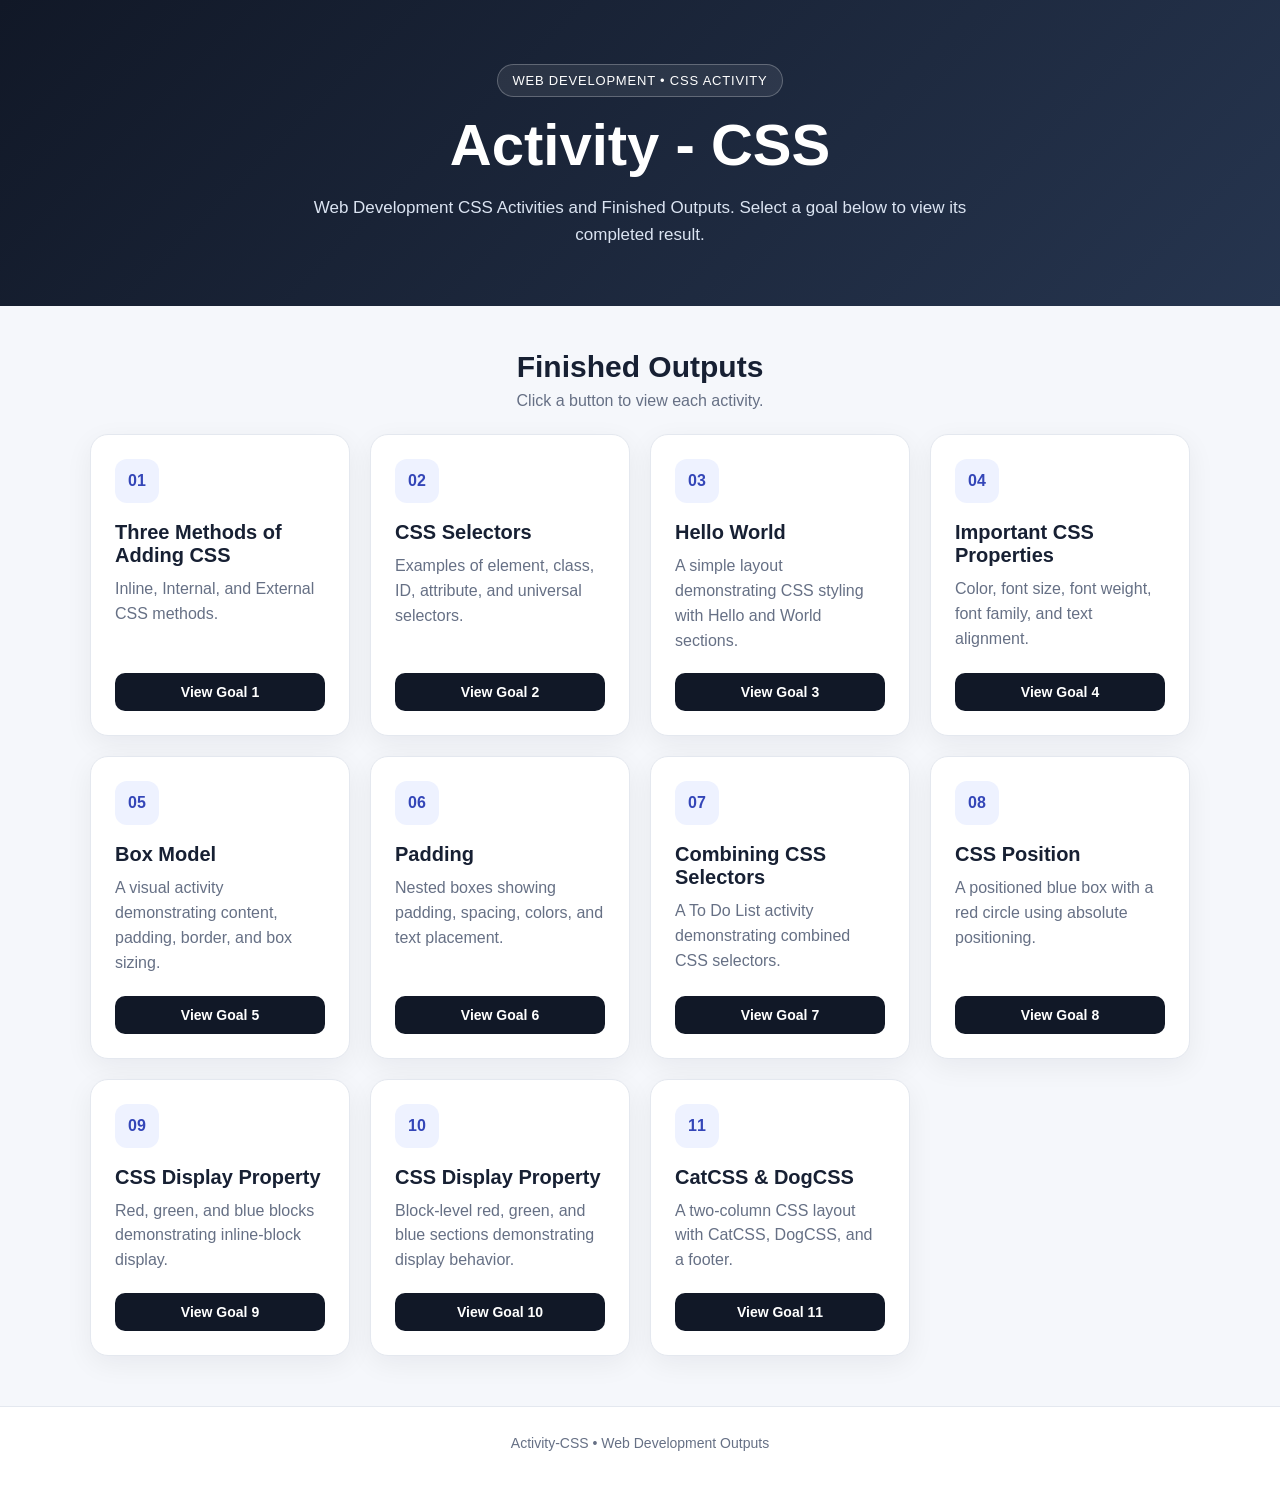
<file: index.html>
<!DOCTYPE html>
<html lang="en">
<head>
    <meta charset="UTF-8">
    <meta name="viewport" content="width=device-width, initial-scale=1.0">
    <title>Activity - CSS | Web Development Outputs</title>
    <style>
        * { box-sizing: border-box; }

        html { scroll-behavior: smooth; }

        body {
            margin: 0;
            font-family: Arial, Helvetica, sans-serif;
            background: #f5f7fb;
            color: #172033;
        }

        .hero {
            background: linear-gradient(135deg, #111827, #26354f);
            color: white;
            padding: 64px 24px 58px;
            text-align: center;
        }

        .hero .badge {
            display: inline-block;
            padding: 8px 14px;
            border: 1px solid rgba(255,255,255,.25);
            border-radius: 999px;
            font-size: 13px;
            letter-spacing: .8px;
            text-transform: uppercase;
            margin-bottom: 18px;
            background: rgba(255,255,255,.08);
        }

        .hero h1 {
            margin: 0;
            font-size: clamp(34px, 6vw, 58px);
            line-height: 1.05;
        }

        .hero p {
            max-width: 700px;
            margin: 18px auto 0;
            color: #dbe4f2;
            font-size: 17px;
            line-height: 1.6;
        }

        .container {
            width: min(1100px, calc(100% - 32px));
            margin: 0 auto;
        }

        .section-title {
            text-align: center;
            margin: 44px 0 24px;
        }

        .section-title h2 {
            margin: 0 0 8px;
            font-size: 30px;
        }

        .section-title p {
            margin: 0;
            color: #667085;
        }

        .grid {
            display: grid;
            grid-template-columns: repeat(auto-fit, minmax(250px, 1fr));
            gap: 20px;
            padding-bottom: 50px;
        }

        .card {
            background: white;
            border: 1px solid #e4e8ef;
            border-radius: 18px;
            padding: 24px;
            box-shadow: 0 8px 28px rgba(16,24,40,.06);
            transition: transform .2s ease, box-shadow .2s ease;
            display: flex;
            flex-direction: column;
            min-height: 235px;
        }

        .card:hover {
            transform: translateY(-4px);
            box-shadow: 0 14px 34px rgba(16,24,40,.11);
        }

        .number {
            width: 44px;
            height: 44px;
            border-radius: 12px;
            display: grid;
            place-items: center;
            background: #eef2ff;
            color: #3446b8;
            font-weight: 700;
            margin-bottom: 18px;
        }

        .card h3 {
            margin: 0 0 10px;
            font-size: 20px;
        }

        .card p {
            margin: 0 0 20px;
            color: #667085;
            line-height: 1.55;
            flex: 1;
        }

        .btn {
            display: inline-block;
            text-align: center;
            text-decoration: none;
            background: #111827;
            color: white;
            padding: 11px 16px;
            border-radius: 10px;
            font-weight: 700;
            font-size: 14px;
        }

        .btn:hover { background: #26354f; }

        .footer {
            text-align: center;
            color: #667085;
            padding: 28px 16px 42px;
            border-top: 1px solid #e4e8ef;
            background: white;
            font-size: 14px;
        }

        @media (max-width: 600px) {
            .hero { padding-top: 48px; }
            .container { width: min(100% - 22px, 1100px); }
            .grid { grid-template-columns: 1fr; }
        }
    </style>
</head>

<body>
    <header class="hero">
        <div class="badge">Web Development • CSS Activity</div>
        <h1>Activity - CSS</h1>
        <p>
            Web Development CSS Activities and Finished Outputs.
            Select a goal below to view its completed result.
        </p>
    </header>

    <main class="container">
        <div class="section-title">
            <h2>Finished Outputs</h2>
            <p>Click a button to view each activity.</p>
        </div>

        <section class="grid">
            <article class="card">
                <div class="number">01</div>
                <h3>Three Methods of Adding CSS</h3>
                <p>Inline, Internal, and External CSS methods.</p>
                <a class="btn" href="Goal%201.html">View Goal 1</a>
            </article>

            <article class="card">
                <div class="number">02</div>
                <h3>CSS Selectors</h3>
                <p>Examples of element, class, ID, attribute, and universal selectors.</p>
                <a class="btn" href="Goal%202.html">View Goal 2</a>
            </article>

            <article class="card">
                <div class="number">03</div>
                <h3>Hello World</h3>
                <p>A simple layout demonstrating CSS styling with Hello and World sections.</p>
                <a class="btn" href="Goal%203.html">View Goal 3</a>
            </article>

            <article class="card">
                <div class="number">04</div>
                <h3>Important CSS Properties</h3>
                <p>Color, font size, font weight, font family, and text alignment.</p>
                <a class="btn" href="Goal%204.html">View Goal 4</a>
            </article>

            <article class="card">
                <div class="number">05</div>
                <h3>Box Model</h3>
                <p>A visual activity demonstrating content, padding, border, and box sizing.</p>
                <a class="btn" href="Goal%205.html">View Goal 5</a>
            </article>

            <article class="card">
                <div class="number">06</div>
                <h3>Padding</h3>
                <p>Nested boxes showing padding, spacing, colors, and text placement.</p>
                <a class="btn" href="Goal%206.html">View Goal 6</a>
            </article>

            <article class="card">
                <div class="number">07</div>
                <h3>Combining CSS Selectors</h3>
                <p>A To Do List activity demonstrating combined CSS selectors.</p>
                <a class="btn" href="Goal%207.html">View Goal 7</a>
            </article>

            <article class="card">
                <div class="number">08</div>
                <h3>CSS Position</h3>
                <p>A positioned blue box with a red circle using absolute positioning.</p>
                <a class="btn" href="Goal%208.html">View Goal 8</a>
            </article>

            <article class="card">
                <div class="number">09</div>
                <h3>CSS Display Property</h3>
                <p>Red, green, and blue blocks demonstrating inline-block display.</p>
                <a class="btn" href="Goal%209.html">View Goal 9</a>
            </article>

            <article class="card">
                <div class="number">10</div>
                <h3>CSS Display Property</h3>
                <p>Block-level red, green, and blue sections demonstrating display behavior.</p>
                <a class="btn" href="Goal%2010.html">View Goal 10</a>
            </article>

            <article class="card">
                <div class="number">11</div>
                <h3>CatCSS &amp; DogCSS</h3>
                <p>A two-column CSS layout with CatCSS, DogCSS, and a footer.</p>
                <a class="btn" href="Goal%2011.html">View Goal 11</a>
            </article>
        </section>
    </main>

    <footer class="footer">
        Activity-CSS • Web Development Outputs
    </footer>
</body>
</html>
</file>
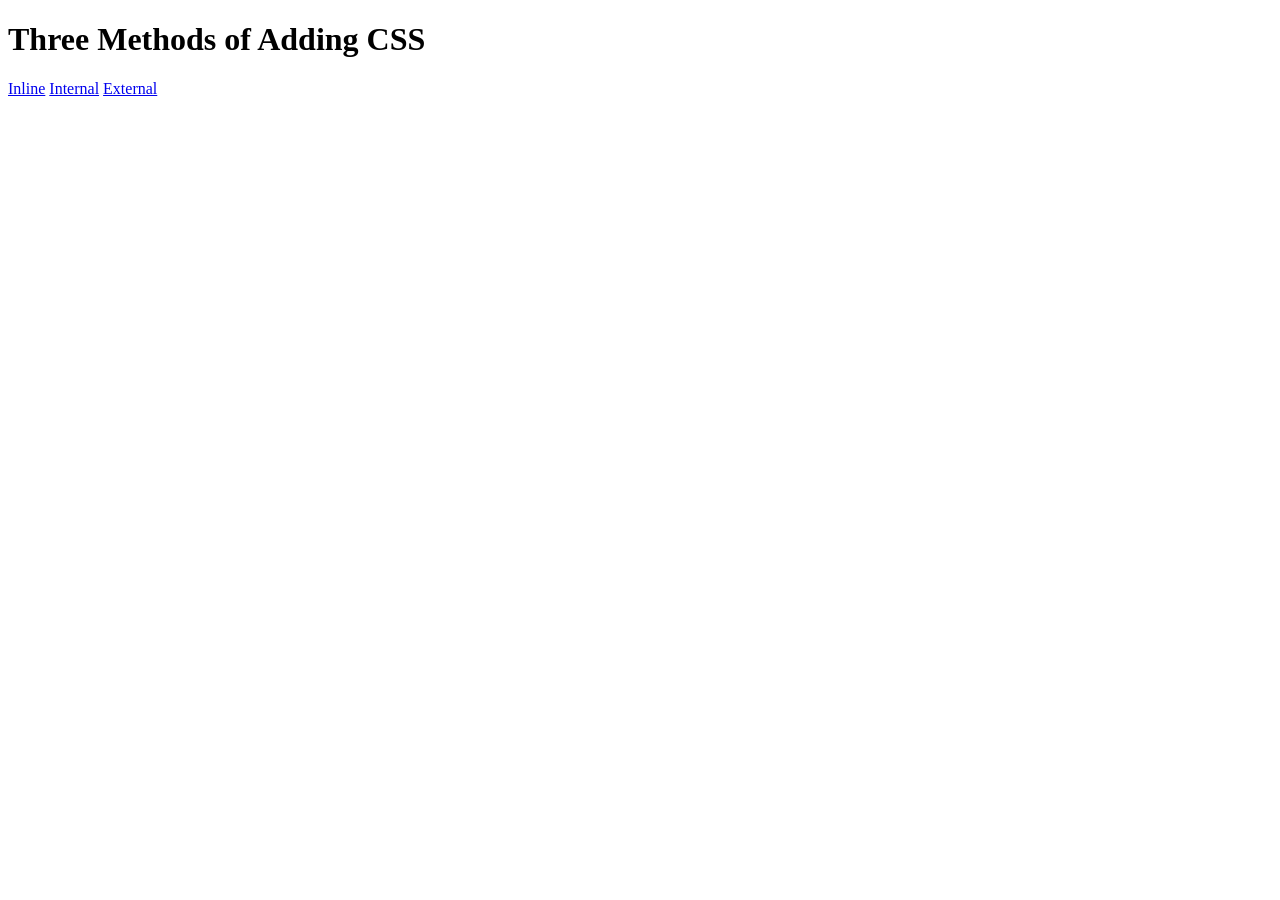
<file: Goal 1.html>
<!DOCTYPE html>
<html lang="en">
<head>
    <meta charset="UTF-8">
    <meta name="viewport" content="width=device-width, initial-scale=1.0">
    <title>Document</title>
</head>
<body>
    <h1>Three Methods of Adding CSS</h1>
    <a href="inline.html">Inline</a>
    <a href="Internal.html">Internal</a>
    <a href="External.html">External</a>
</body>
</html>
</file>
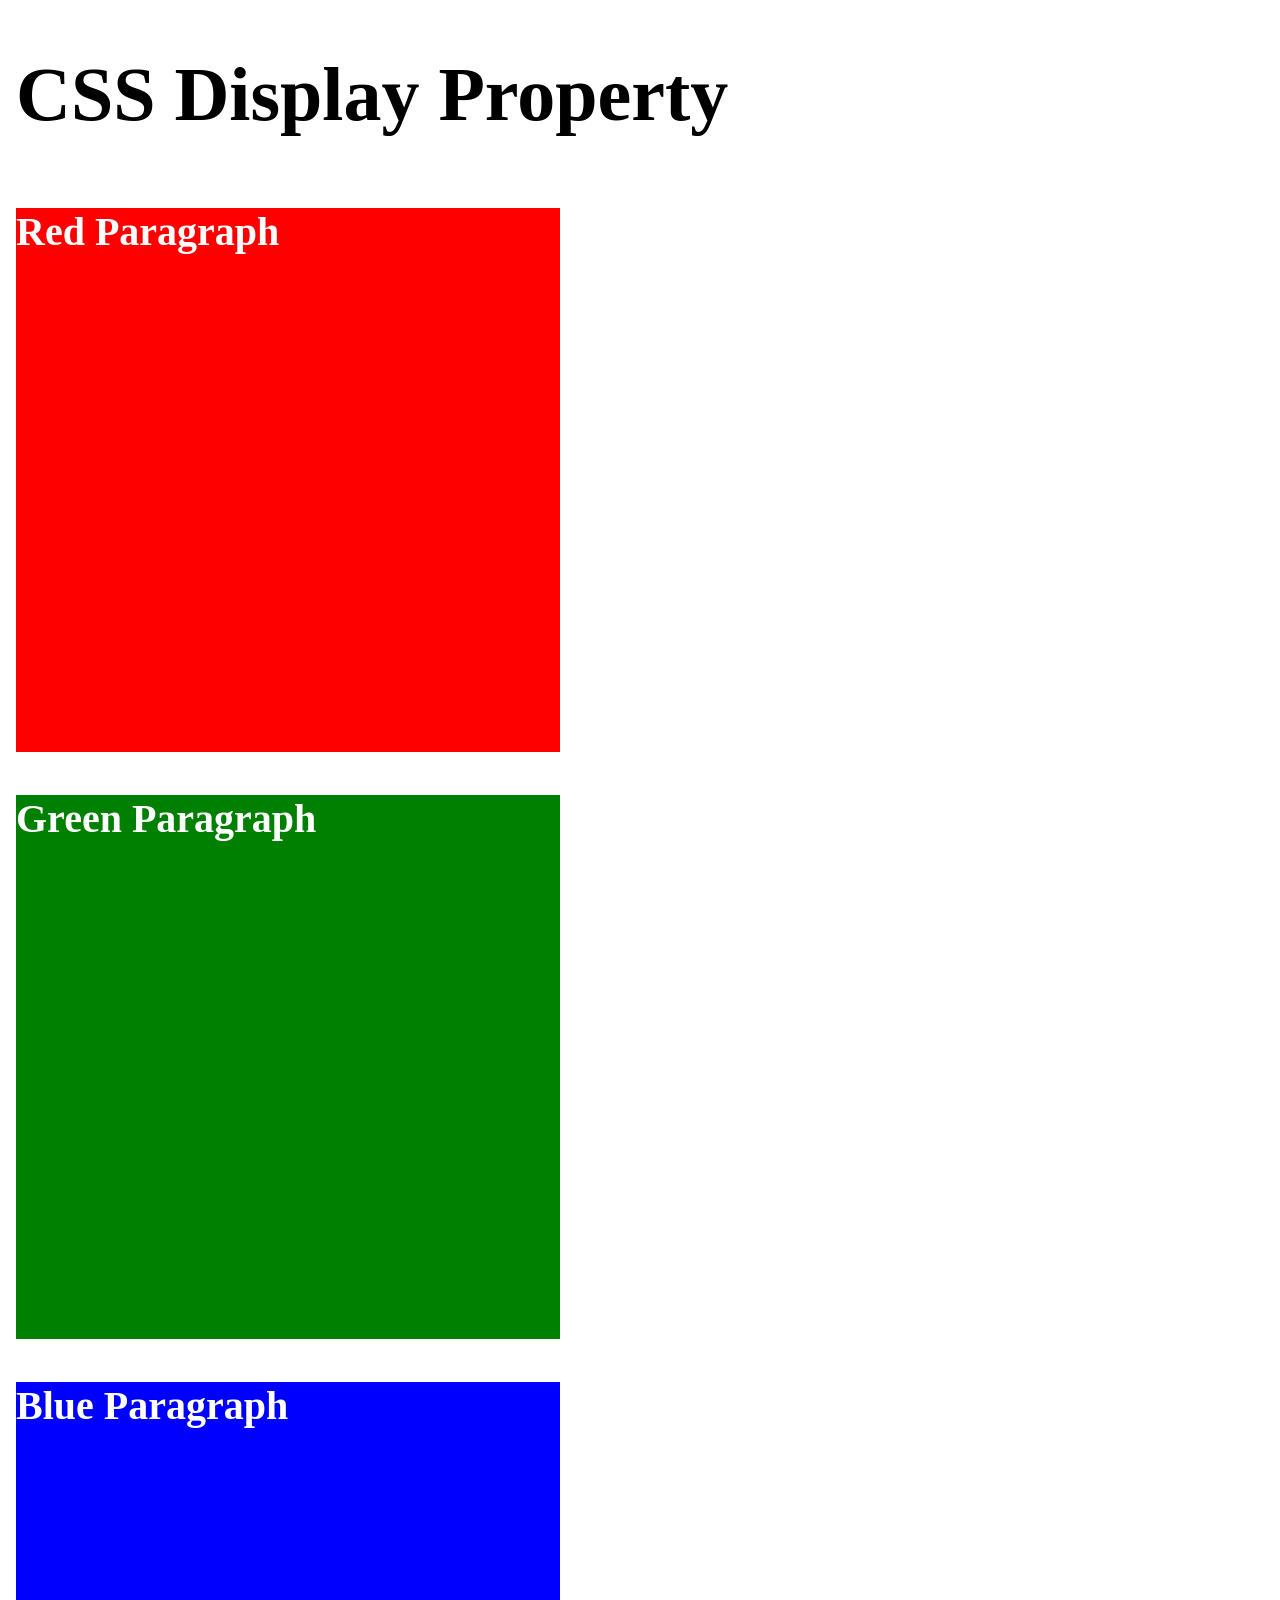
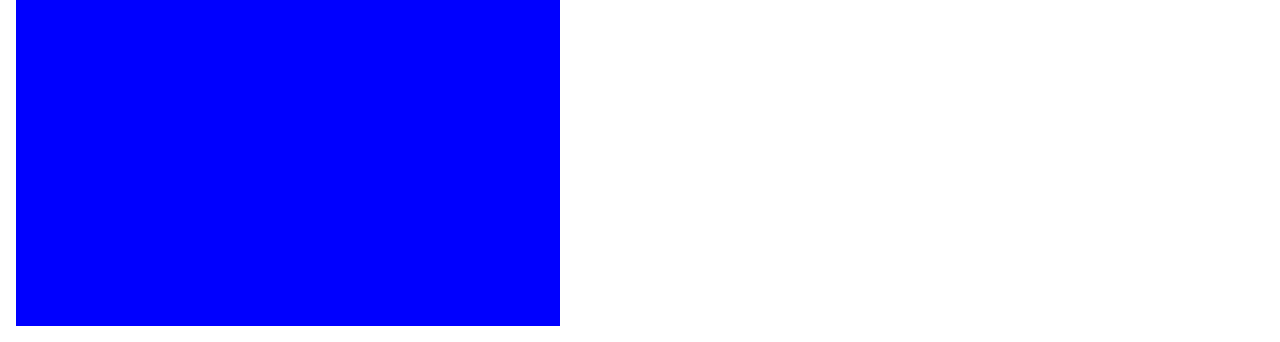
<file: Goal 10.html>
<!DOCTYPE html>
<html lang="en">

<head>
    <meta charset="UTF-8">
    <meta name="viewport" content="width=device-width, initial-scale=1.0">
    <title>CSS Display Property</title>
</head>

<body style="
    margin: 0;
    padding: 16px;
    background-color: white;
">

    <h1 style="
        margin: 35px 0 70px 0;
        font-family: Georgia, 'Times New Roman', serif;
        font-size: 76px;
        font-weight: bold;
        color: black;
    ">
        CSS Display Property
    </h1>


    <!-- RED BOX -->
    <div style="
        display: block;
        width: 544px;
        height: 544px;
        background-color: red;
        margin-bottom: 43px;
    ">
        <p style="
            margin: 0;
            color: white;
            font-family: Georgia, 'Times New Roman', serif;
            font-size: 40px;
            font-weight: bold;
        ">
            Red Paragraph
        </p>
    </div>


    <!-- GREEN BOX -->
    <div style="
        display: block;
        width: 544px;
        height: 544px;
        background-color: green;
        margin-bottom: 43px;
    ">
        <p style="
            margin: 0;
            color: white;
            font-family: Georgia, 'Times New Roman', serif;
            font-size: 40px;
            font-weight: bold;
        ">
            Green Paragraph
        </p>
    </div>


    <!-- BLUE BOX -->
    <div style="
        display: block;
        width: 544px;
        height: 544px;
        background-color: blue;
    ">
        <p style="
            margin: 0;
            color: white;
            font-family: Georgia, 'Times New Roman', serif;
            font-size: 40px;
            font-weight: bold;
        ">
            Blue Paragraph
        </p>
    </div>

</body>

</html>
</file>
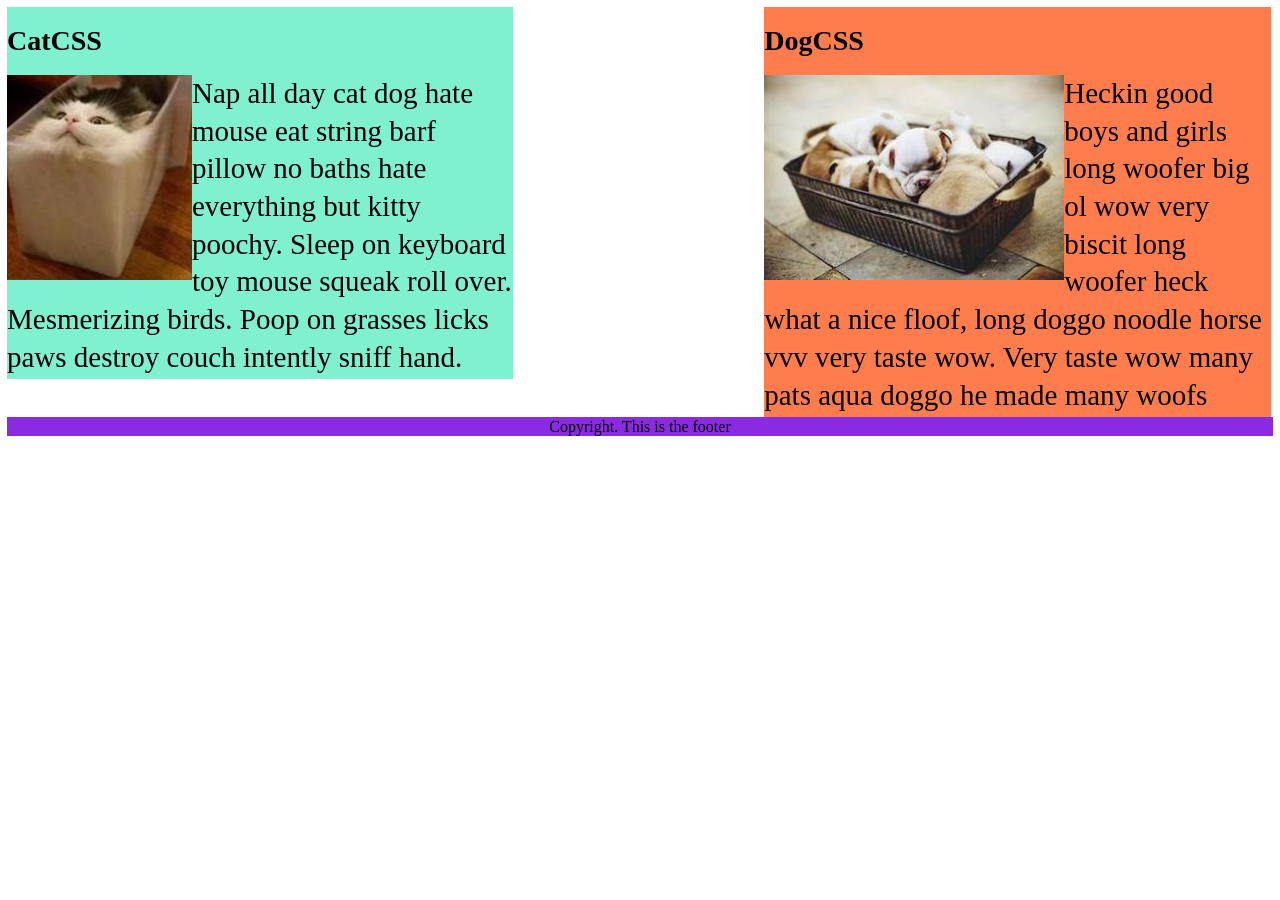
<file: Goal 11.html>
<!DOCTYPE html>
<html lang="en">

<head>
  <meta charset="UTF-8">
  <meta name="viewport" content="width=device-width, initial-scale=1.0">
  <title>CatCSS DogCSS</title>
</head>

<body style="margin: 0; padding: 7px; background-color: white;">

  <!-- CAT -->
  <div style="
    display: inline-block;
    vertical-align: top;
    width: 40%;
    height: 372px;
    background-color: #7ff0d0;
    margin-right: 19.5%;
    overflow: hidden;
  ">

    <h2 style="
      margin: 18px 0 18px 0;
      font-family: Georgia, 'Times New Roman', serif;
      font-size: 28px;
      font-weight: bold;
    ">CatCSS</h2>

    <img src="cat.jpeg" style="
      width: 185px;
      height: 205px;
      object-fit: cover;
      float: left;
      margin: 0;
    ">

    <p style="
      margin: 10px 0 0 0;
      font-family: Georgia, 'Times New Roman', serif;
      font-size: 29px;
      line-height: 1.3;
    ">
      Nap all day cat dog hate mouse eat string barf pillow no baths hate
      everything but kitty poochy. Sleep on keyboard toy mouse squeak roll over.
      Mesmerizing birds. Poop on grasses licks paws destroy couch intently sniff
      hand. The dog smells bad gnaw.
    </p>

  </div>


  <!-- DOG -->
  <div style="
    display: inline-block;
    vertical-align: top;
    width: 40%;
    height: 410px;
    background-color: #ff7d4d;
    overflow: hidden;
  ">

    <h2 style="
      margin: 18px 0 18px 0;
      font-family: Georgia, 'Times New Roman', serif;
      font-size: 28px;
      font-weight: bold;
    ">DogCSS</h2>

    <img src="dog.jpeg" style="
      width: 300px;
      height: 205px;
      object-fit: cover;
      float: left;
      margin: 0;
    ">

    <p style="
      margin: 10px 0 0 0;
      font-family: Georgia, 'Times New Roman', serif;
      font-size: 29px;
      line-height: 1.3;
    ">
      Heckin good boys and girls long woofer big ol wow very biscit long woofer
      heck what a nice floof, long doggo noodle horse vvv very taste wow. Very
      taste wow many pats aqua doggo he made many woofs pupperino, puggo doing
      me a frighten.
    </p>

  </div>


  <!-- FOOTER -->
  <footer style="
    display: block;
    width: 100%;
    height: 19px;
    background-color: #8a2be2;
    margin-top: 0;
    text-align: center;
    font-family: 'Times New Roman', serif;
    font-size: 16px;
    line-height: 19px;
  ">
    Copyright. This is the footer
  </footer>

</body>

</html>
</file>
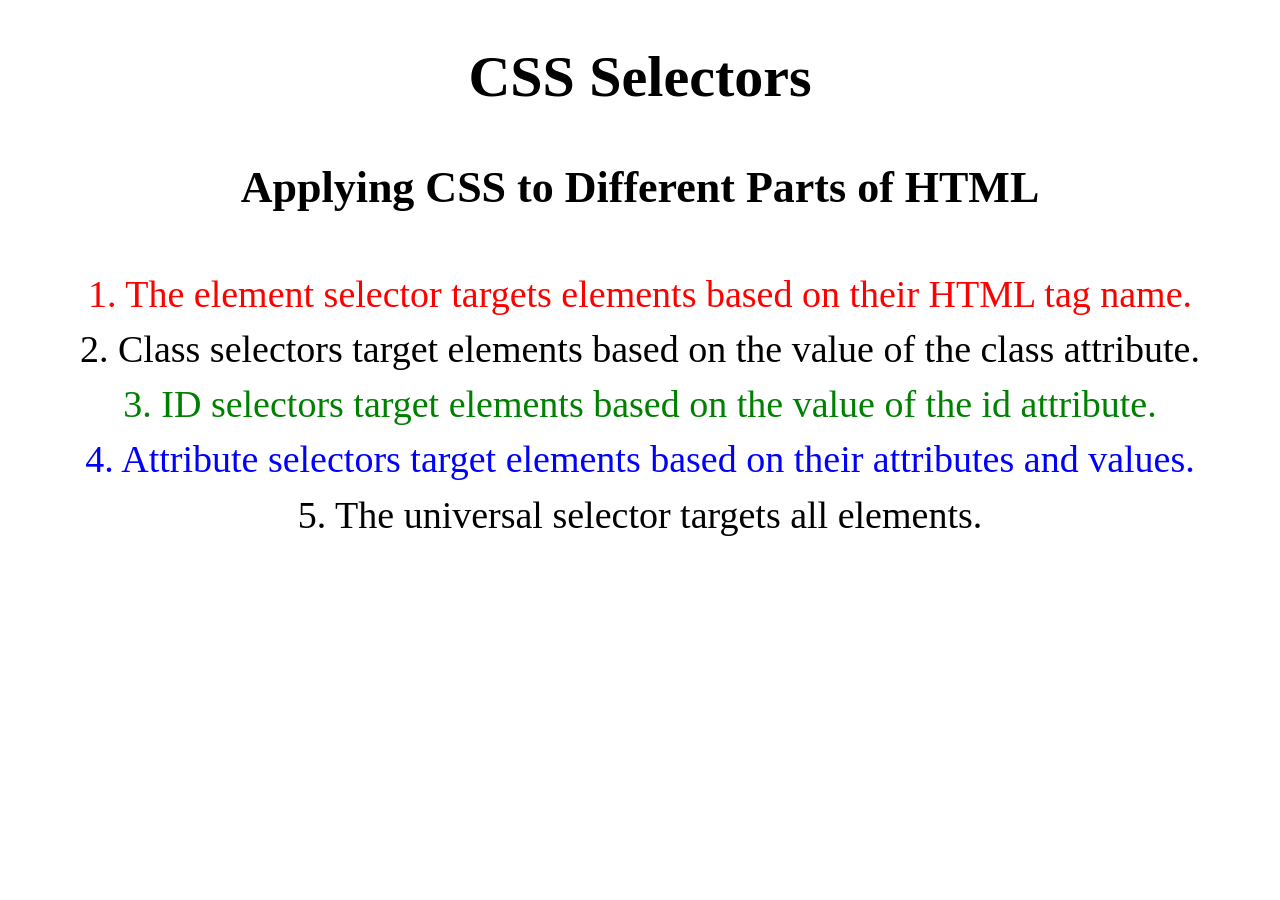
<file: Goal 2.html>
<!DOCTYPE html>
<html lang="en">
<head>
    <meta charset="UTF-8">
    <meta name="viewport" content="width=device-width, initial-scale=1.0">
    <title>CSS Selectors</title>
</head>

<body style="margin: 0; padding: 45px 20px; background-color: white; font-family: Georgia, 'Times New Roman', serif; text-align: center;">

    <h1 style="margin: 0 0 55px 0; font-size: 58px; font-weight: bold; line-height: 1.1;">
        CSS Selectors
    </h1>

    <h2 style="margin: 0 0 55px 0; font-size: 44px; font-weight: bold; line-height: 1.1;">
        Applying CSS to Different Parts of HTML
    </h2>

    <p style="margin: 0; font-size: 38px; font-weight: normal; line-height: 1.45; color: red;">
        1. The element selector targets elements based on their HTML tag name.
    </p>

    <p style="margin: 0; font-size: 38px; font-weight: normal; line-height: 1.45; color: black;">
        2. Class selectors target elements based on the value of the class attribute.
    </p>

    <p style="margin: 0; font-size: 38px; font-weight: normal; line-height: 1.45; color: green;">
        3. ID selectors target elements based on the value of the id attribute.
    </p>

    <p style="margin: 0; font-size: 38px; font-weight: normal; line-height: 1.45; color: blue;">
        4. Attribute selectors target elements based on their attributes and values.
    </p>

    <p style="margin: 0; font-size: 38px; font-weight: normal; line-height: 1.45; color: black;">
        5. The universal selector targets all elements.
    </p>

</body>
</html>
</file>
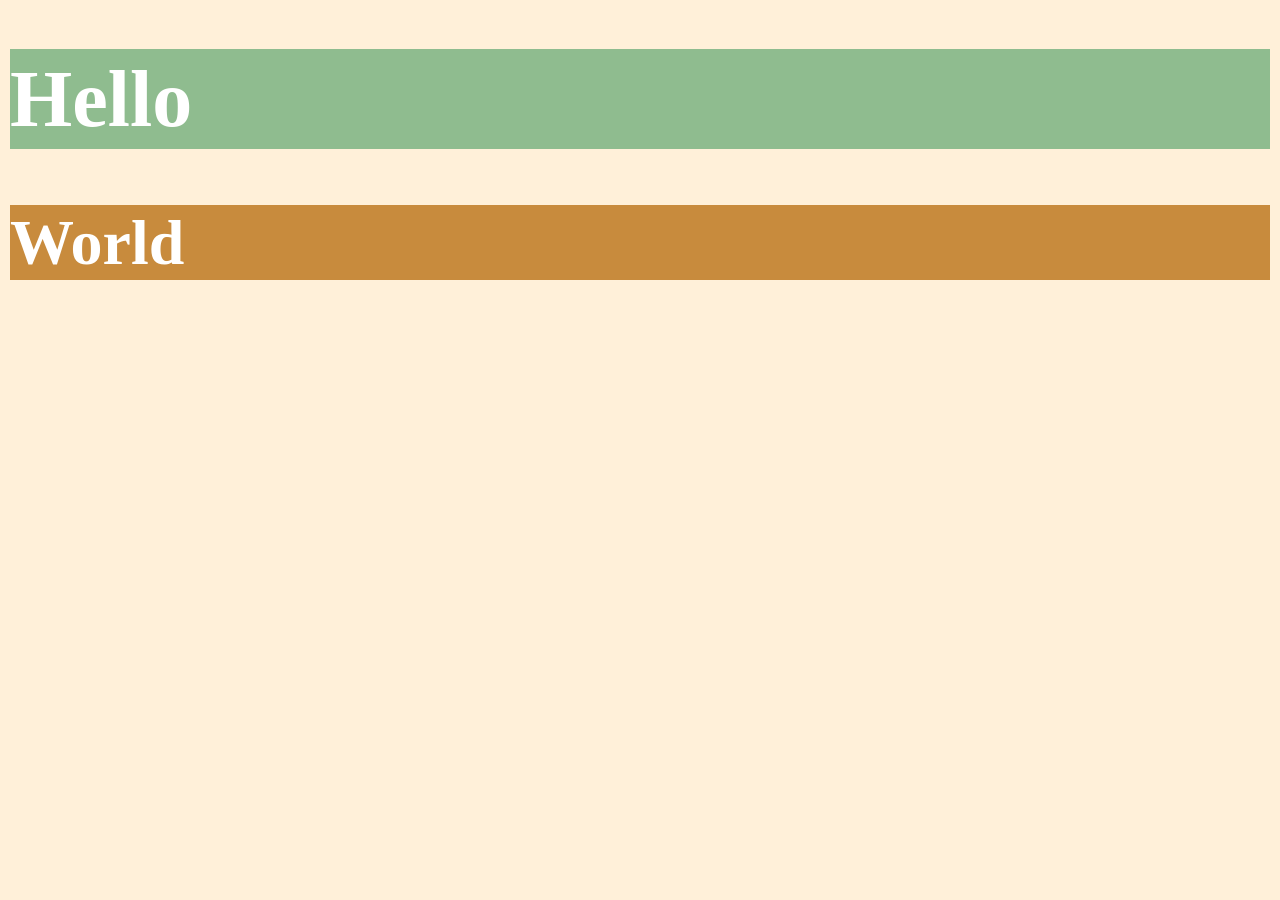
<file: Goal 3.html>
<!DOCTYPE html>
<html lang="en">
<head>
    <meta charset="UTF-8">
    <meta name="viewport" content="width=device-width, initial-scale=1.0">
    <title>Hello World</title>
</head>

<body style="margin: 0; padding: 49px 10px; background-color: #fff0d9;">

    <div style="
        background-color: #8fbc8f;
        height: 100px;
        margin-bottom: 56px;
        display: flex;
        align-items: center;
    ">
        <h1 style="
            margin: 0;
            color: white;
            font-family: Georgia, 'Times New Roman', serif;
            font-size: 80px;
            font-weight: bold;
            line-height: 1;
        ">
            Hello
        </h1>
    </div>

    <div style="
        background-color: #c88b3d;
        height: 75px;
        display: flex;
        align-items: center;
    ">
        <h1 style="
            margin: 0;
            color: white;
            font-family: Georgia, 'Times New Roman', serif;
            font-size: 64px;
            font-weight: bold;
            line-height: 1;
        ">
            World
        </h1>
    </div>

</body>
</html>
</file>
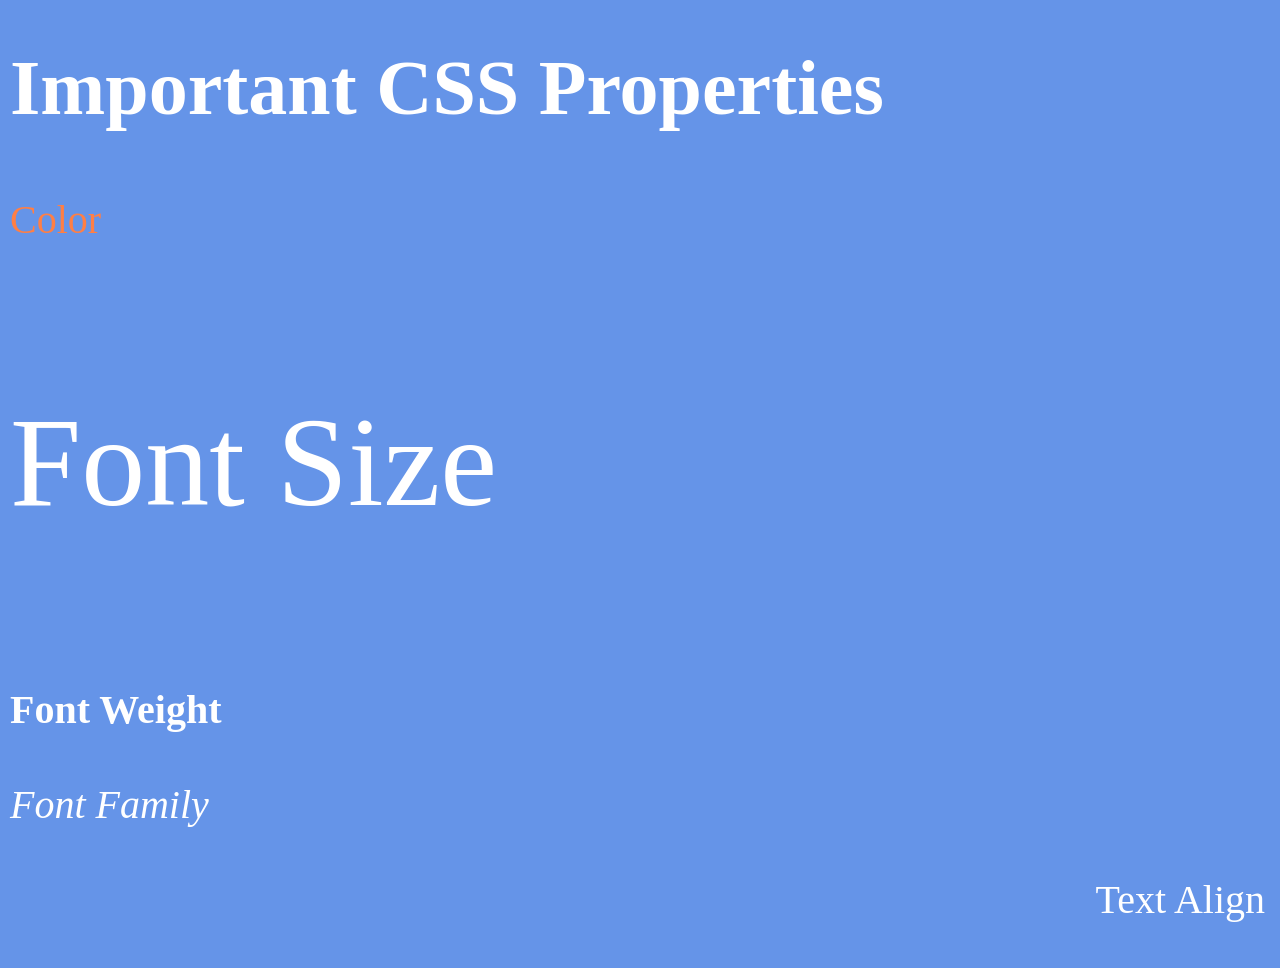
<file: Goal 4.html>
<!DOCTYPE html>
<html lang="en">
<head>
    <meta charset="UTF-8">
    <meta name="viewport" content="width=device-width, initial-scale=1.0">
    <title>Important CSS Properties</title>
</head>

<body style="
    margin: 0;
    padding: 45px 10px;
    background-color: #6594e8;
    color: white;
    font-family: Georgia, 'Times New Roman', serif;
">

    <h1 style="
        margin: 0;
        font-size: 78px;
        font-weight: bold;
        line-height: 1.1;
    ">
        Important CSS Properties
    </h1>

    <p style="
        margin: 65px 0 0 0;
        font-size: 40px;
        color: #ff7f45;
    ">
        Color
    </p>

    <p style="
        margin: 155px 0 0 0;
        font-size: 128px;
        font-weight: normal;
        line-height: 1;
    ">
        Font Size
    </p>

    <p style="
        margin: 160px 0 0 0;
        font-size: 40px;
        font-weight: bold;
    ">
        Font Weight
    </p>

    <p style="
        margin: 48px 0 0 0;
        font-size: 40px;
        font-family: 'Brush Script MT', 'Segoe Script', cursive;
        font-style: italic;
    ">
        Font Family
    </p>

    <p style="
        margin: 48px 0 0 0;
        font-size: 40px;
        text-align: right;
        padding-right: 5px;
    ">
        Text Align
    </p>

</body>
</html>
</file>
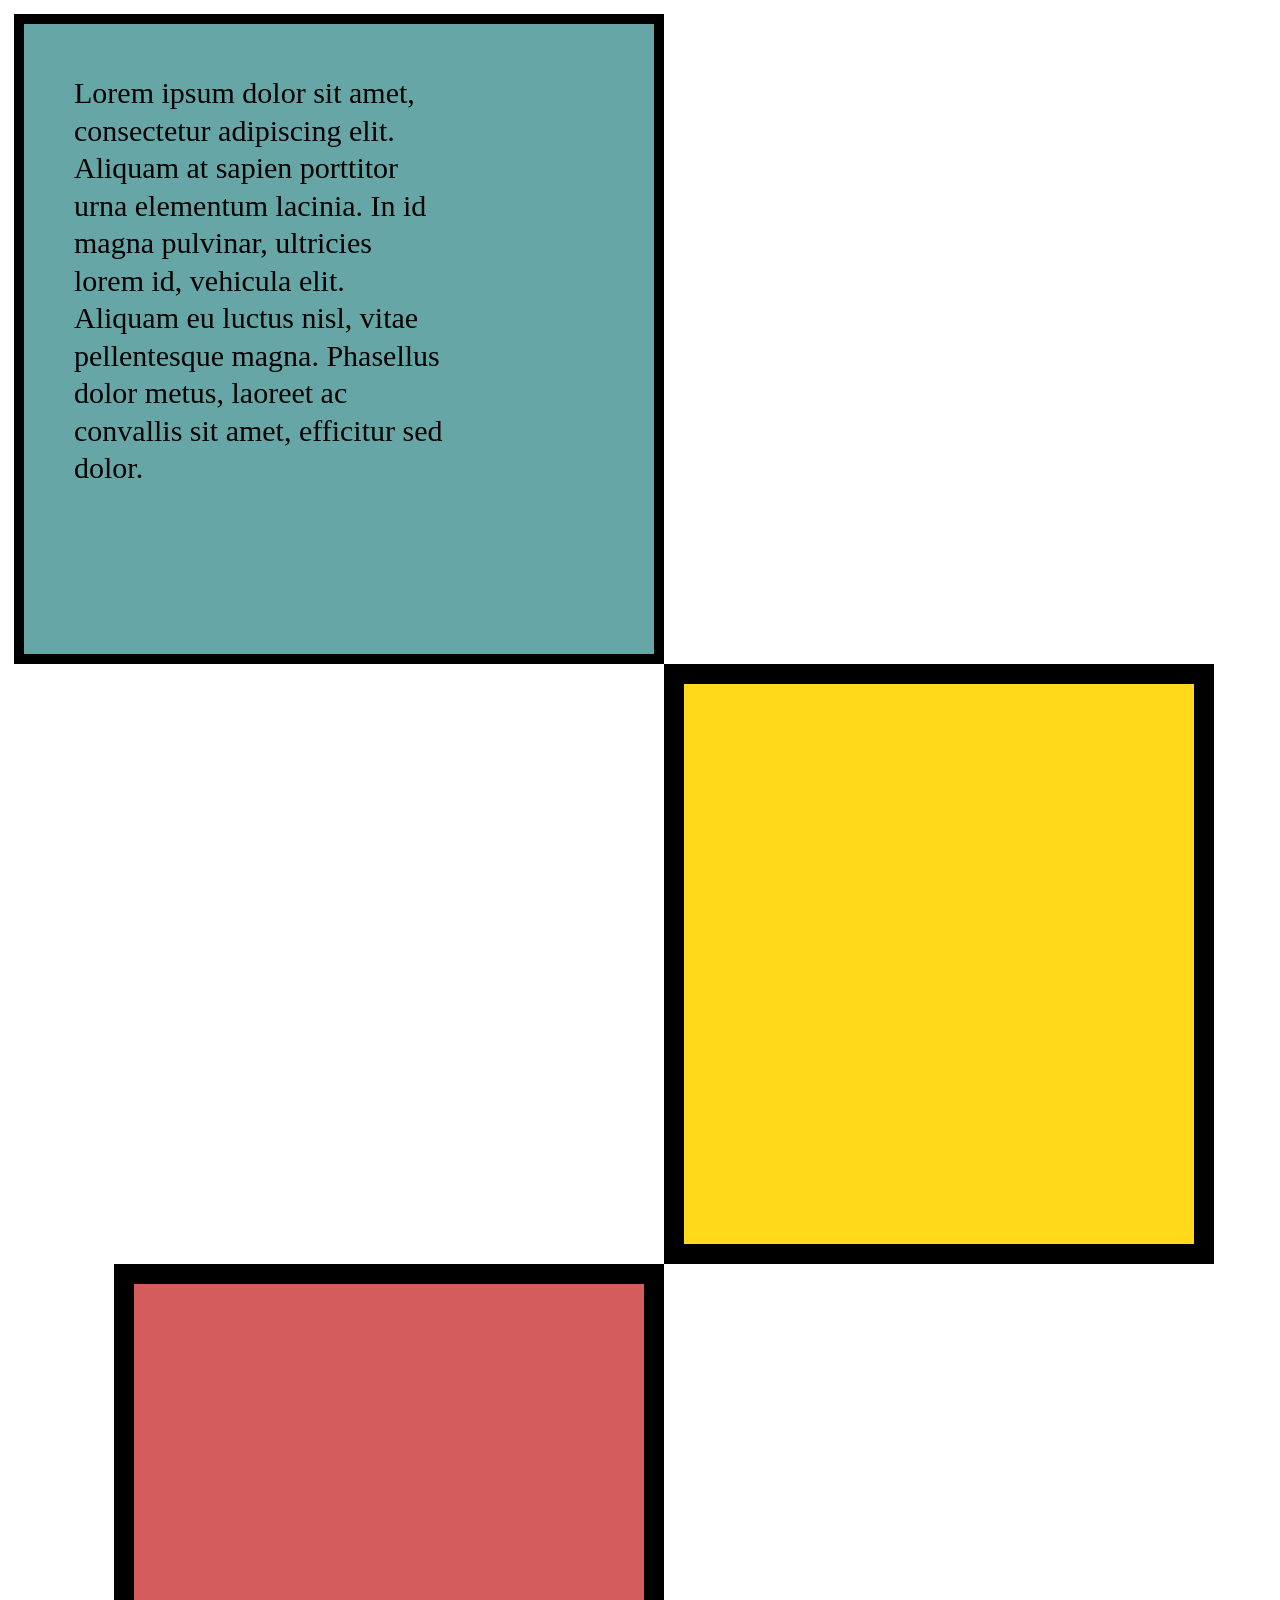
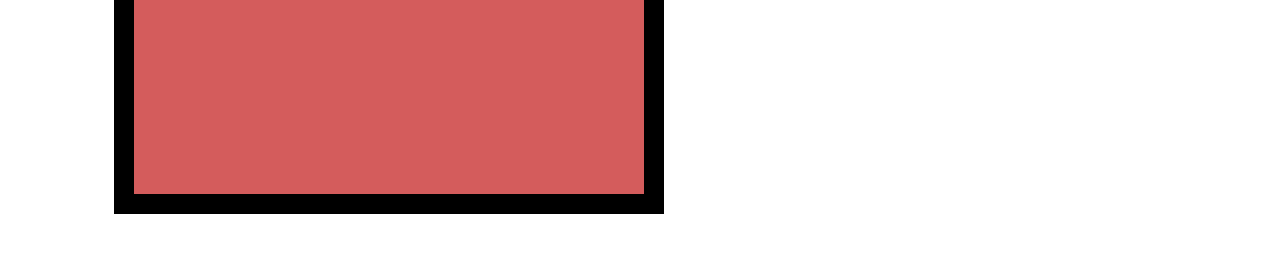
<file: Goal 5.html>
<!DOCTYPE html>
<html lang="en">
<head>
    <meta charset="UTF-8">
    <meta name="viewport" content="width=device-width, initial-scale=1.0">
    <title>Box Model</title>
</head>

<body style="
    margin: 0;
    padding: 14px;
    background-color: white;
    position: relative;
    min-height: 1840px;
">

    <!-- TOP LEFT BOX -->
    <div style="
        position: absolute;
        top: 14px;
        left: 14px;
        width: 610px;
        height: 610px;
        padding: 10px;
        border: 10px solid black;
        background-color: #66a6a6;
        box-sizing: content-box;
    ">

        <p style="
            margin: 40px 40px;
            font-family: Georgia, 'Times New Roman', serif;
            font-size: 30px;
            line-height: 1.25;
            color: black;
        ">
            Lorem ipsum dolor sit amet,<br>
            consectetur adipiscing elit.<br>
            Aliquam at sapien porttitor<br>
            urna elementum lacinia. In id<br>
            magna pulvinar, ultricies<br>
            lorem id, vehicula elit.<br>
            Aliquam eu luctus nisl, vitae<br>
            pellentesque magna. Phasellus<br>
            dolor metus, laoreet ac<br>
            convallis sit amet, efficitur sed<br>
            dolor.
        </p>

    </div>


    <!-- CENTER YELLOW BOX -->
    <div style="
        position: absolute;
        top: 664px;
        left: 664px;
        width: 510px;
        height: 560px;
        border: 20px solid black;
        background-color: #ffd91a;
        box-sizing: content-box;
    ">
    </div>


    <!-- BOTTOM LEFT RED BOX -->
    <div style="
        position: absolute;
        top: 1264px;
        left: 114px;
        width: 510px;
        height: 510px;
        border: 20px solid black;
        background-color: #d45c5c;
        box-sizing: content-box;
    ">
    </div>

</body>
</html>
</file>
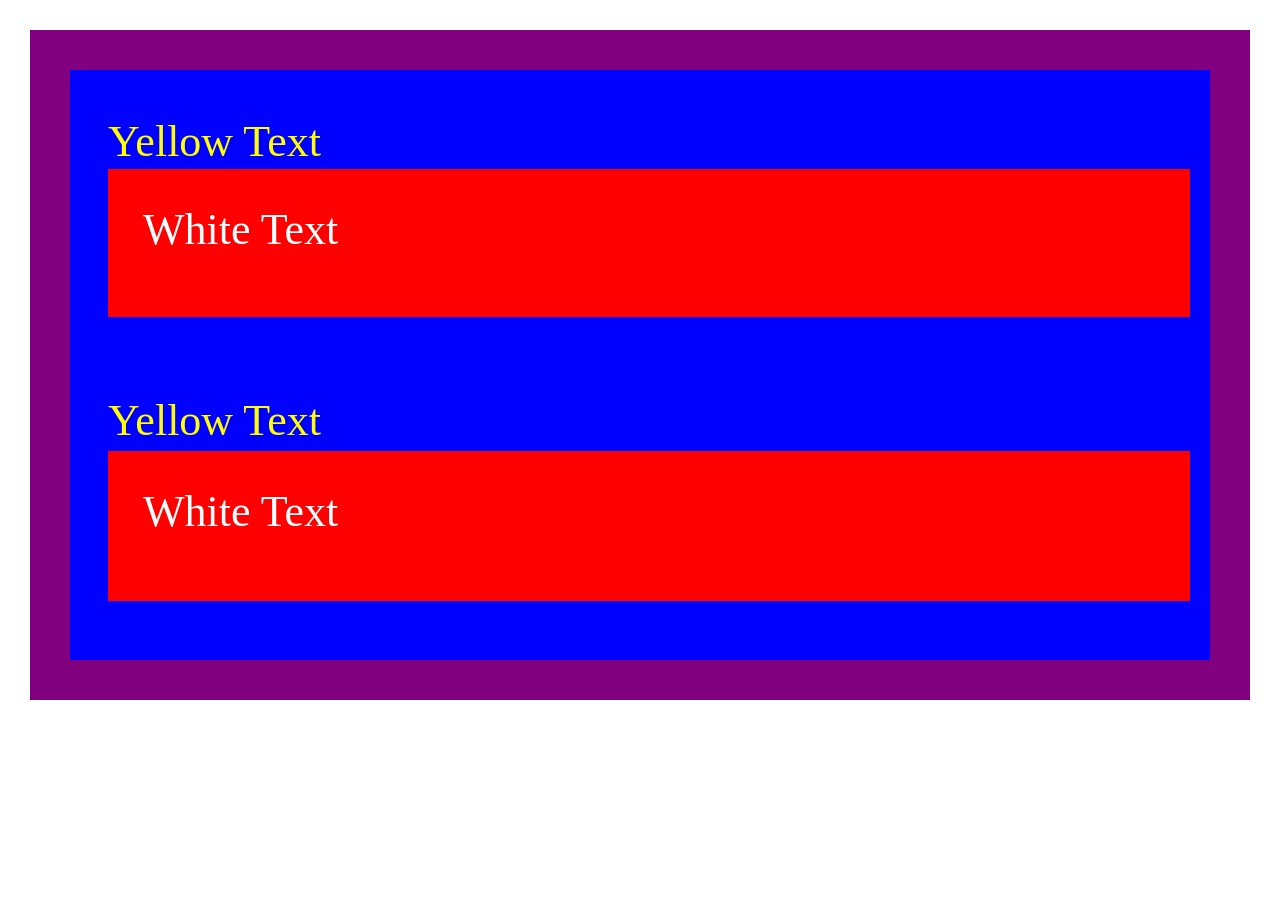
<file: Goal 6.html>
<!DOCTYPE html>
<html lang="en">
<head>
    <meta charset="UTF-8">
    <meta name="viewport" content="width=device-width, initial-scale=1.0">
    <title>Padding</title>
</head>

<body style="
    margin: 0;
    padding: 30px;
    background-color: white;
">

    <!-- PURPLE OUTER BOX -->
    <div style="
        width: 100%;
        height: 670px;
        background-color: purple;
        padding: 40px;
        box-sizing: border-box;
    ">

        <!-- BLUE INNER BOX -->
        <div style="
            width: 100%;
            height: 590px;
            background-color: blue;
            padding: 10px;
            box-sizing: border-box;
        ">

            <!-- YELLOW TEXT -->
            <div style="
                margin: 40px 28px 5px 28px;
                color: yellow;
                font-family: Georgia, 'Times New Roman', serif;
                font-size: 44px;
                line-height: 1;
            ">
                Yellow Text
            </div>

            <!-- FIRST RED BOX -->
            <div style="
                width: calc(100% - 38px);
                height: 148px;
                margin-left: 28px;
                background-color: red;
                padding: 35px;
                box-sizing: border-box;
            ">
                <span style="
                    color: white;
                    font-family: Georgia, 'Times New Roman', serif;
                    font-size: 44px;
                ">
                    White Text
                </span>
            </div>

            <!-- SECOND YELLOW TEXT -->
            <div style="
                margin: 82px 28px 8px 28px;
                color: yellow;
                font-family: Georgia, 'Times New Roman', serif;
                font-size: 44px;
                line-height: 1;
            ">
                Yellow Text
            </div>

            <!-- SECOND RED BOX -->
            <div style="
                width: calc(100% - 38px);
                height: 150px;
                margin-left: 28px;
                background-color: red;
                padding: 35px;
                box-sizing: border-box;
            ">
                <span style="
                    color: white;
                    font-family: Georgia, 'Times New Roman', serif;
                    font-size: 44px;
                ">
                    White Text
                </span>
            </div>

        </div>

    </div>

</body>
</html>
</file>
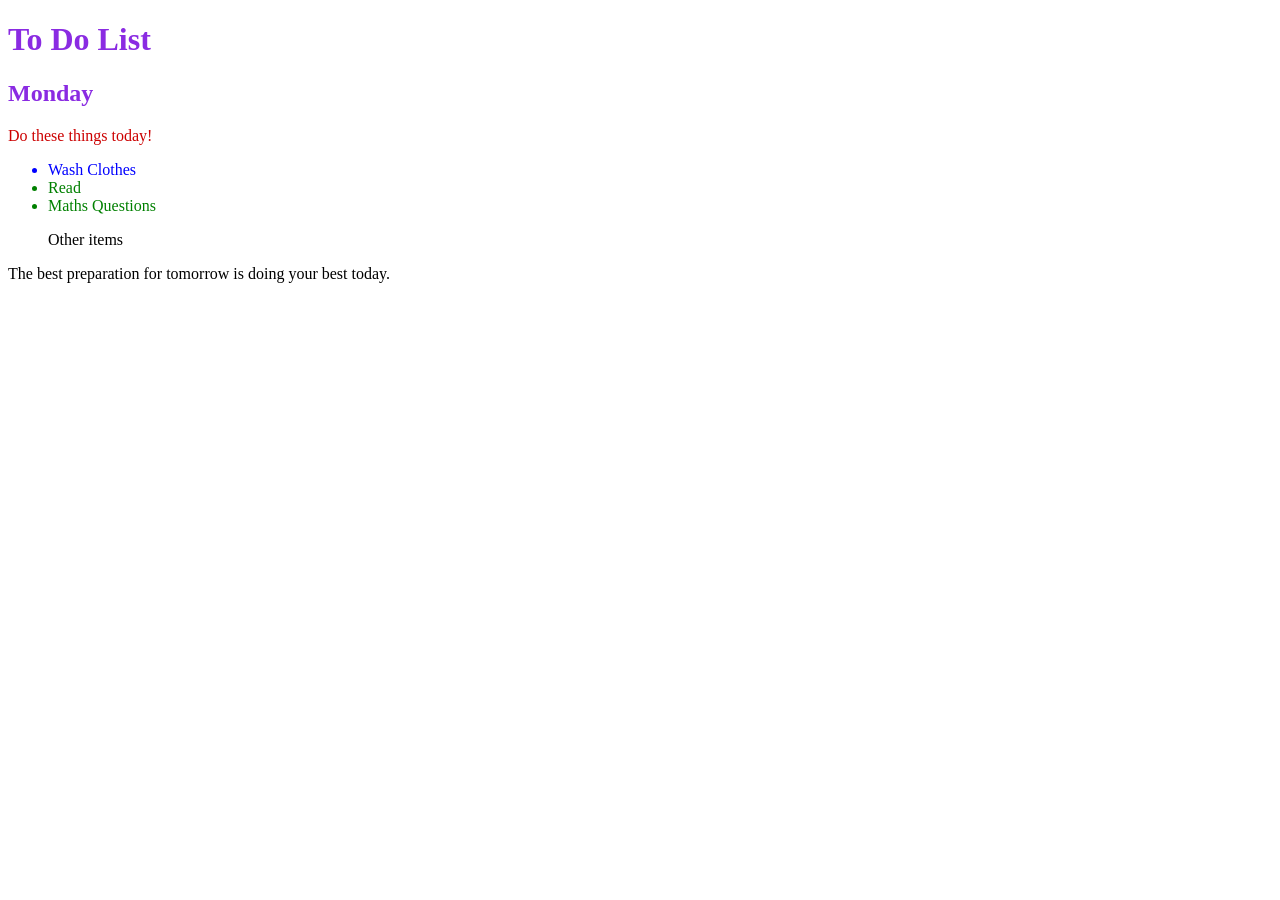
<file: Goal 7.html>
<!DOCTYPE html>
<html lang="en">

<head>
  <meta charset="UTF-8">
  <title>Combining CSS Selectors</title>
  <link rel="stylesheet" href="Goal7.css">
</head>

<!-- Don't change any of the HTML code! -->

<body>  
  <h1>To Do List</h1>
  <h2>Monday</h2>
  <div class="box">
    <p class="done">Do these things today!</p>
    <ul class="list">
      <li>Wash Clothes</li>
      <li class="done">Read</li>
      <li class="done">Maths Questions</li>
    </ul>
  </div>

  <ul>
    <p class="done">Other items</p>
  </ul>
  <p>The best preparation for tomorrow is doing your best today.</p>

</body>

</html>
</file>
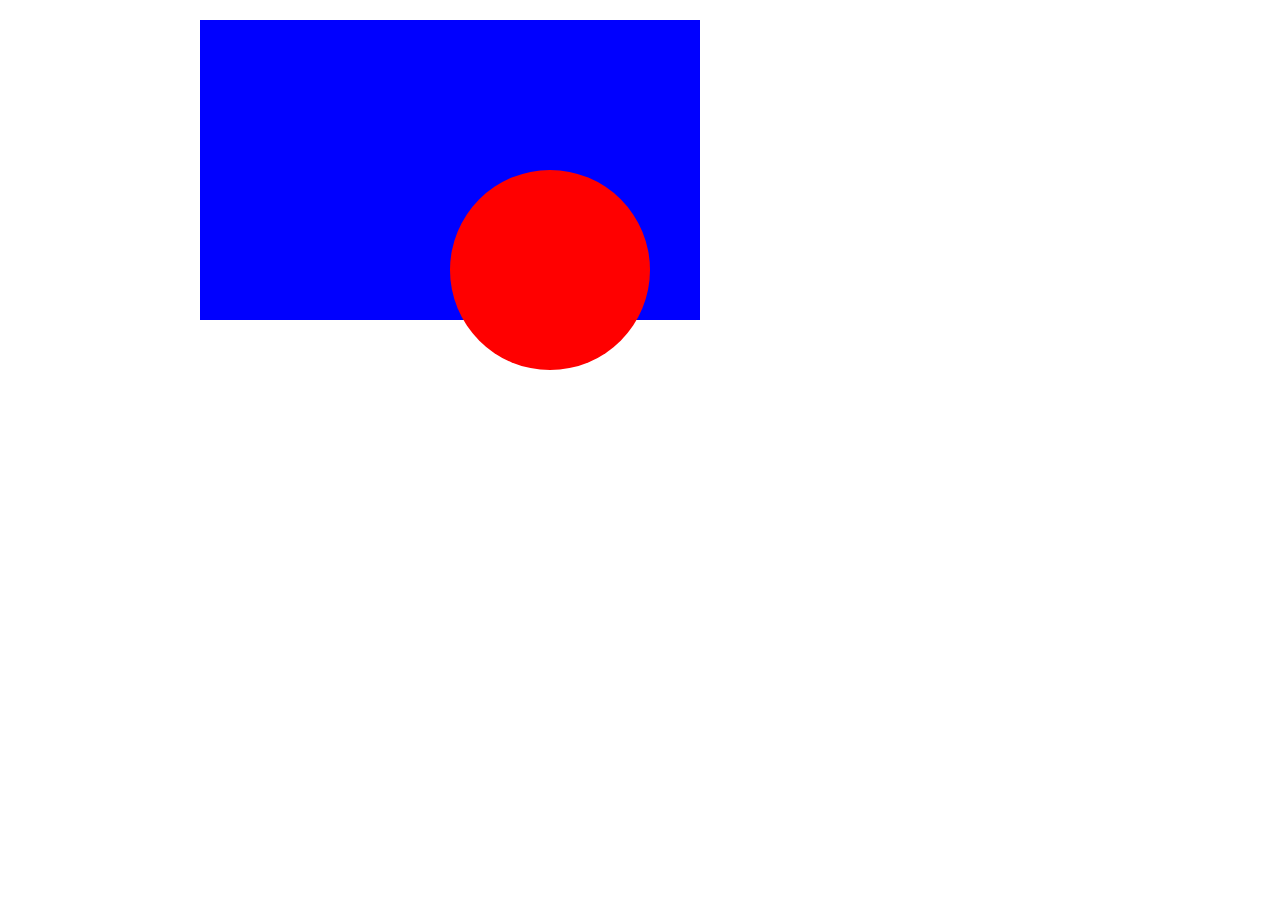
<file: Goal 8.html>
<!DOCTYPE html>
<html lang="en">
<head>
    <meta charset="UTF-8">
    <meta name="viewport" content="width=device-width, initial-scale=1.0">
    <title>CSS Position</title>
</head>

<body style="
    margin: 0;
    background-color: white;
">

    <!-- BLUE BOX -->
    <div style="
        position: absolute;
        top: 20px;
        left: 200px;
        width: 500px;
        height: 300px;
        background-color: blue;
    ">

        <!-- RED CIRCLE -->
        <div style="
            position: absolute;
            top: 150px;
            left: 250px;
            width: 200px;
            height: 200px;
            background-color: red;
            border-radius: 50%;
        ">
        </div>

    </div>

</body>
</html>
</file>
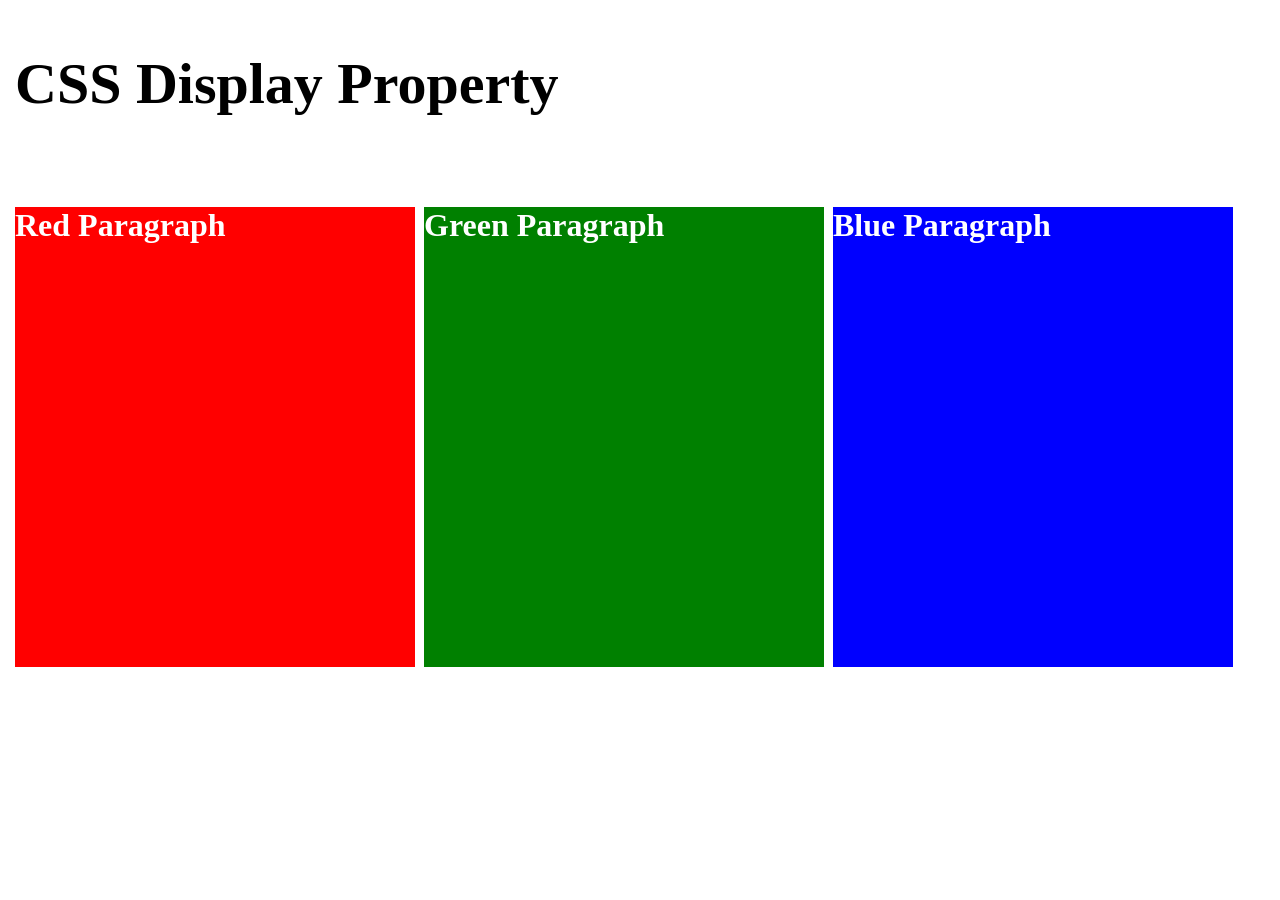
<file: Goal 9.html>
<!DOCTYPE html>
<html lang="en">
<head>
    <meta charset="UTF-8">
    <meta name="viewport" content="width=device-width, initial-scale=1.0">
    <title>CSS Display Property</title>
</head>

<body style="
    margin: 0;
    padding: 15px;
    background-color: white;
">

    <h1 style="
        margin: 35px 0 90px 0;
        font-family: Georgia, 'Times New Roman', serif;
        font-size: 58px;
        font-weight: bold;
        color: black;
    ">
        CSS Display Property
    </h1>

    <!-- RED PARAGRAPH -->
    <div style="
        display: inline-block;
        vertical-align: top;
        width: 32%;
        height: 460px;
        margin-right: 5px;
        background-color: red;
        box-sizing: border-box;
    ">
        <p style="
            margin: 0;
            color: white;
            font-family: Georgia, 'Times New Roman', serif;
            font-size: 32px;
            font-weight: bold;
        ">
            Red Paragraph
        </p>
    </div>

    <!-- GREEN PARAGRAPH -->
    <div style="
        display: inline-block;
        vertical-align: top;
        width: 32%;
        height: 460px;
        margin-right: 5px;
        background-color: green;
        box-sizing: border-box;
    ">
        <p style="
            margin: 0;
            color: white;
            font-family: Georgia, 'Times New Roman', serif;
            font-size: 32px;
            font-weight: bold;
        ">
            Green Paragraph
        </p>
    </div>

    <!-- BLUE PARAGRAPH -->
    <div style="
        display: inline-block;
        vertical-align: top;
        width: 32%;
        height: 460px;
        background-color: blue;
        box-sizing: border-box;
    ">
        <p style="
            margin: 0;
            color: white;
            font-family: Georgia, 'Times New Roman', serif;
            font-size: 32px;
            font-weight: bold;
        ">
            Blue Paragraph
        </p>
    </div>

</body>
</html>
</file>
<file: Goal7.css>
h1,
h2 {
  color: #8a2be2;
}

.box .done {
  color: #cc0000;
}

.list li:first-child {
  color: blue;
}

.list .done {
  color: green;
}

.box + ul .done {
  color: black;
}
</file>
